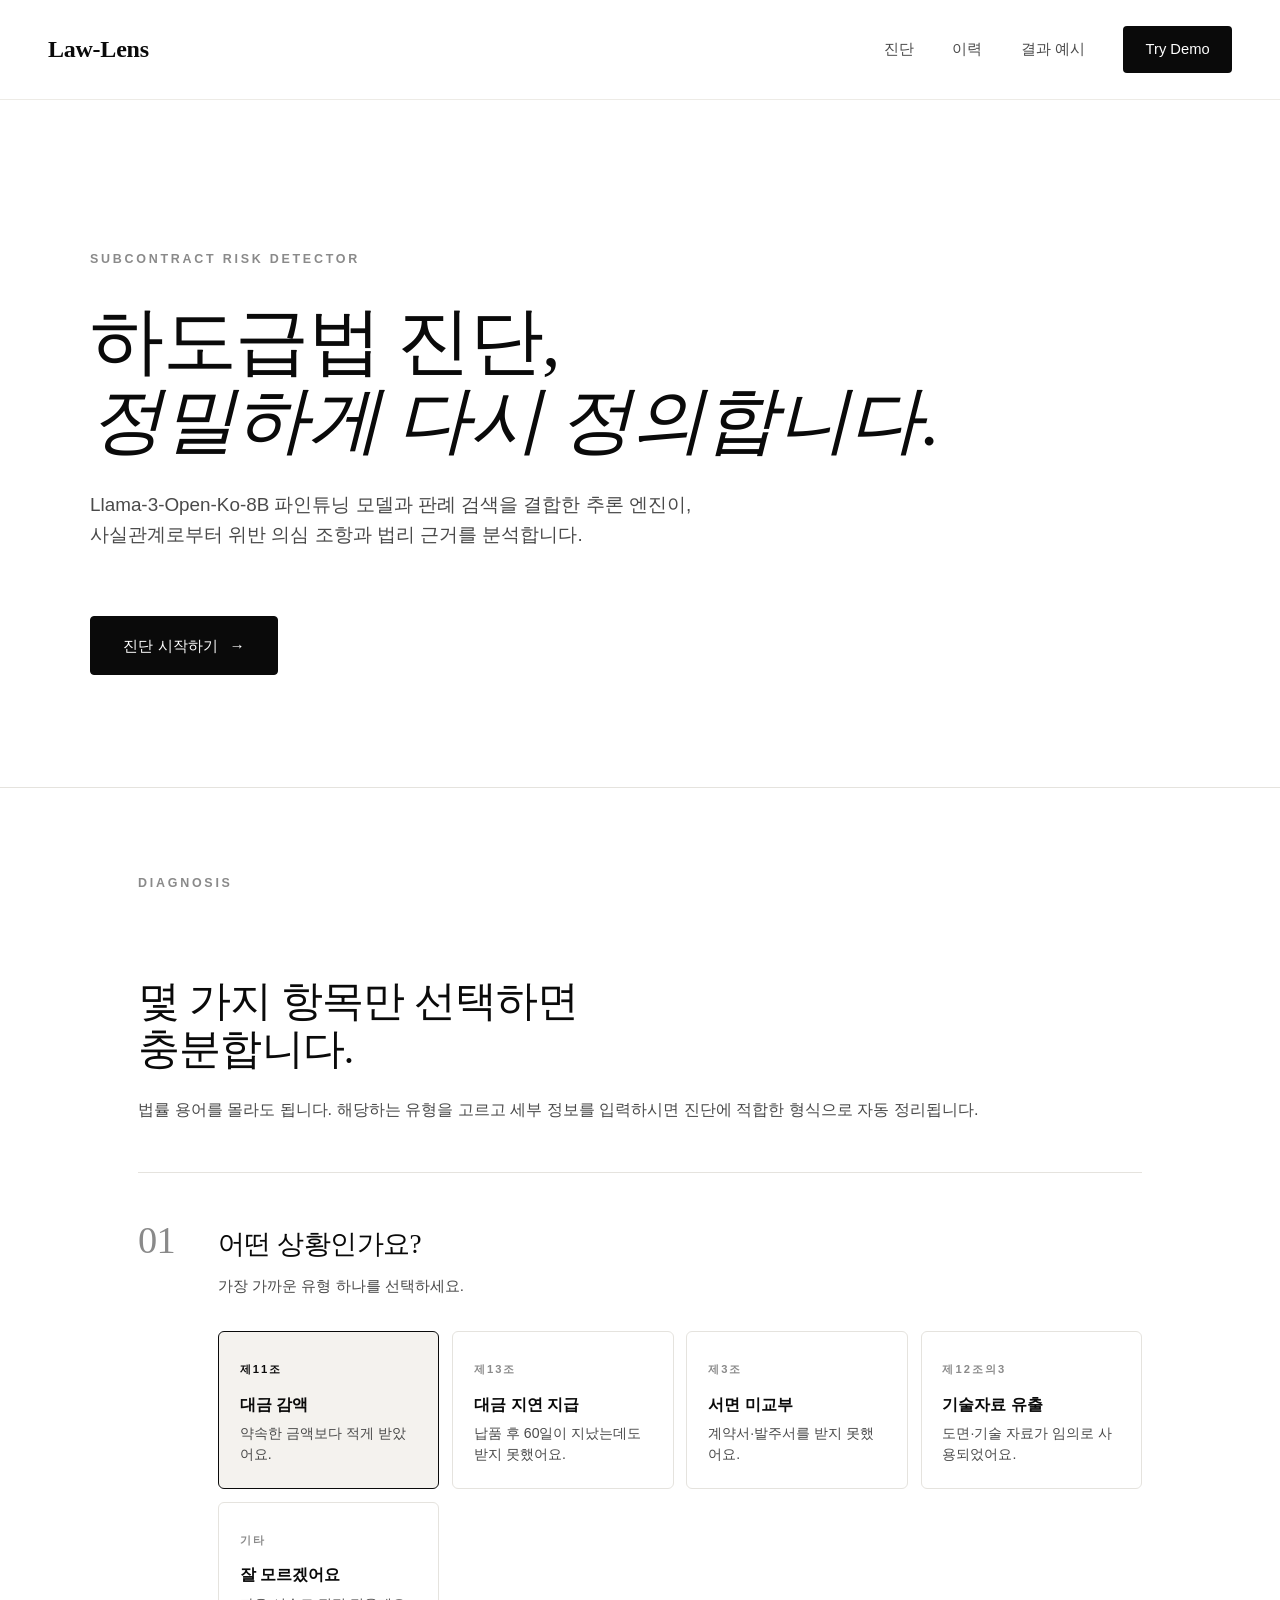
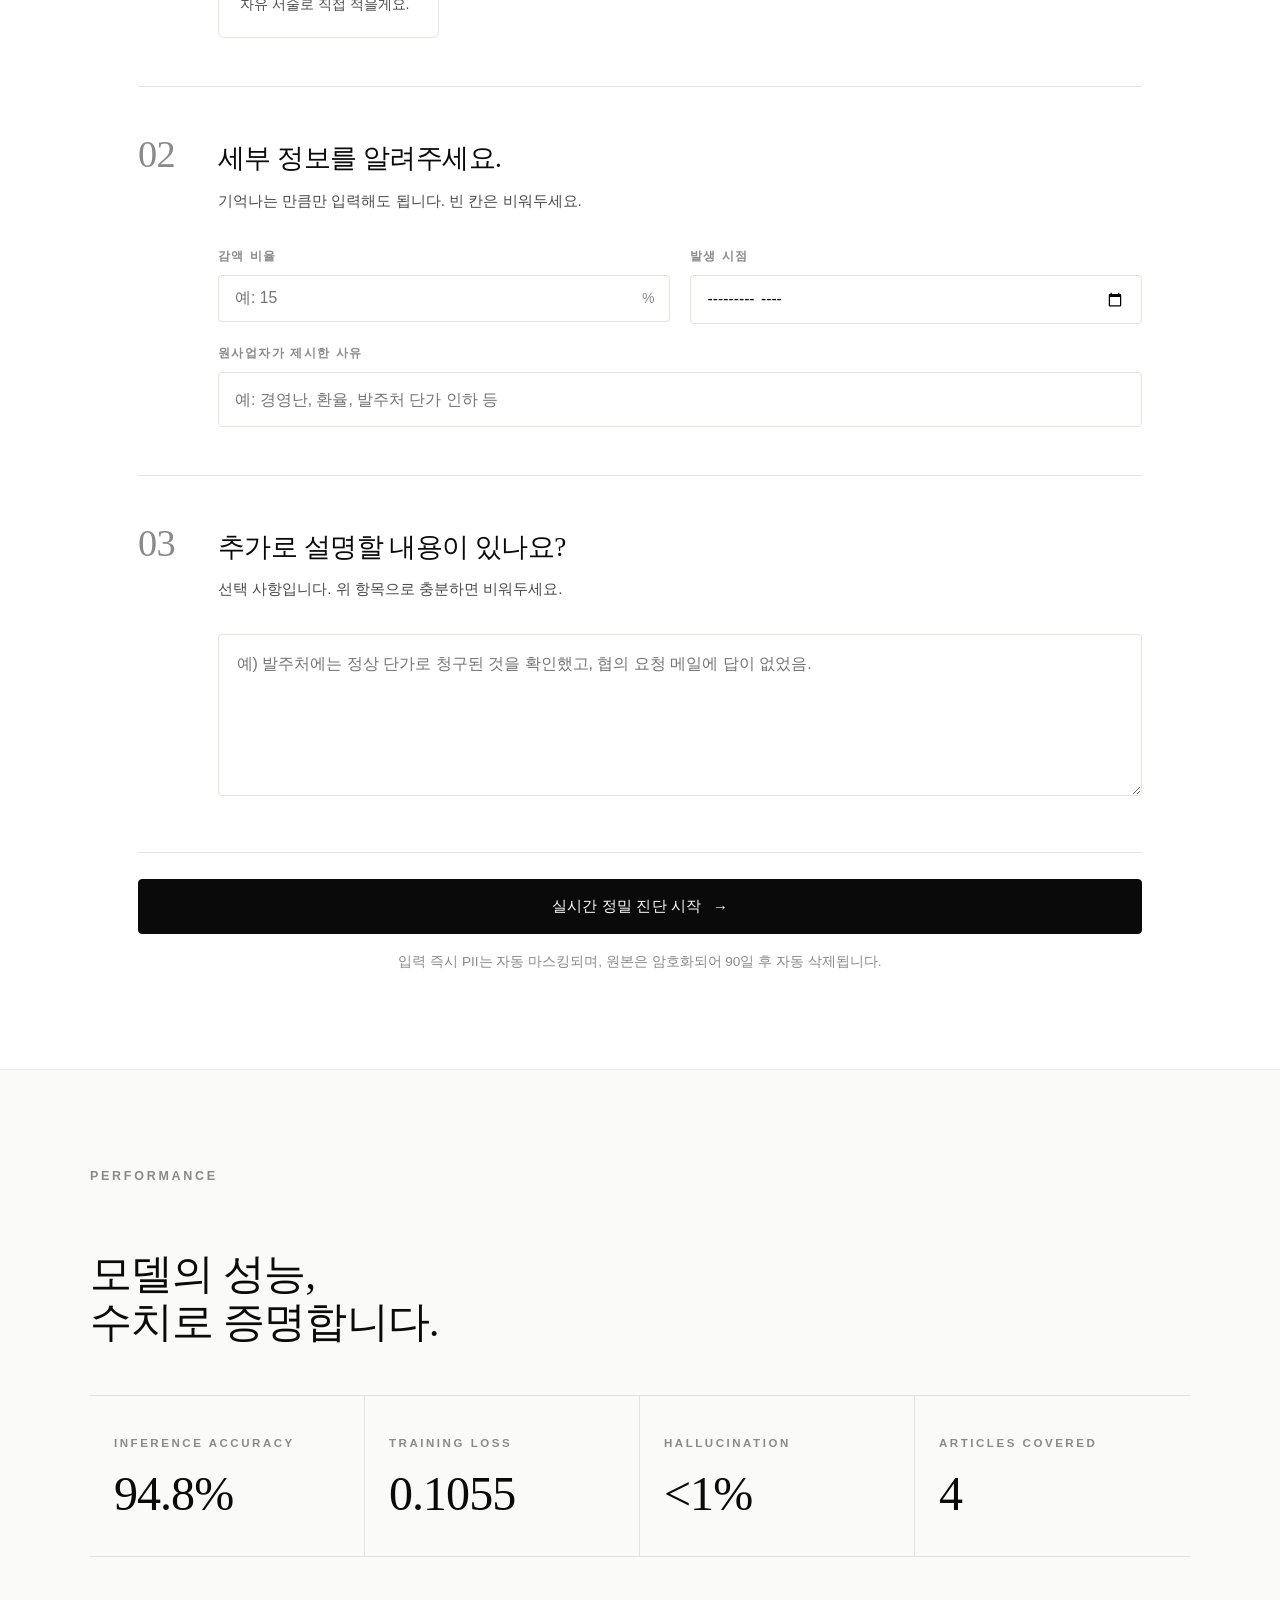
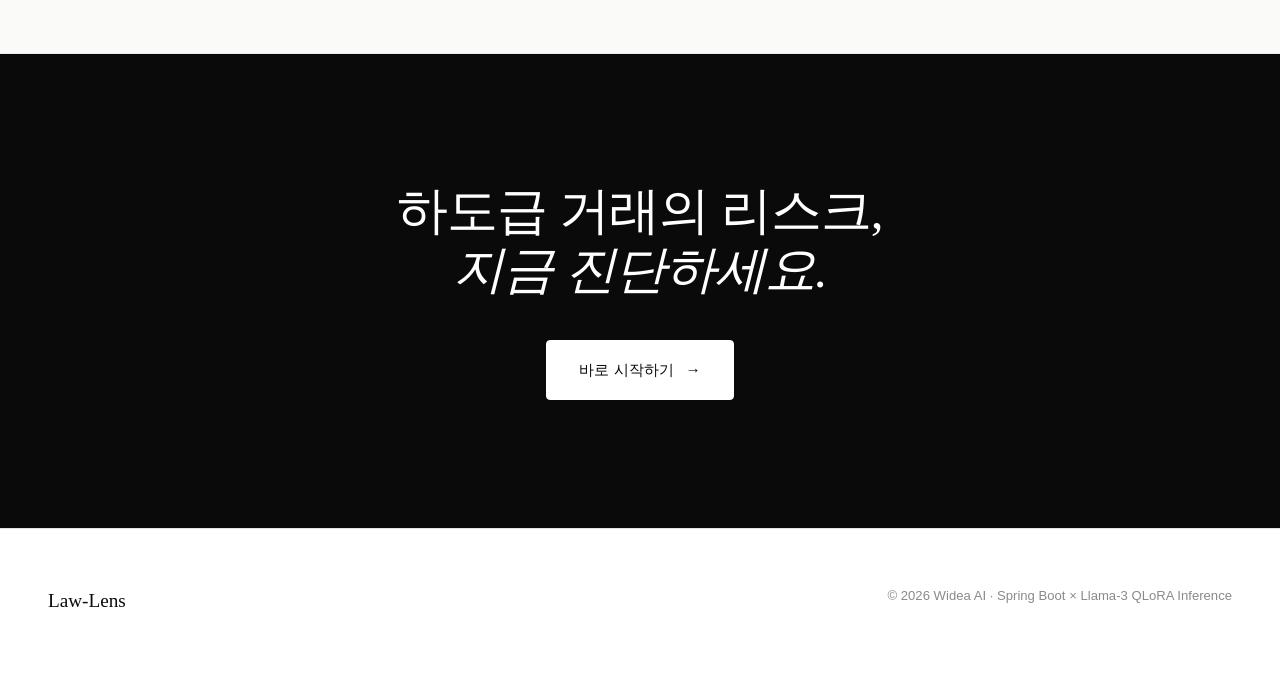
<file: 6_spring_web/preview/index.html>
<!DOCTYPE html>
<html lang="ko">
<head>
    <meta charset="UTF-8">
    <title>Law-Lens · Practice Made Precise.</title>
    <link rel="stylesheet" href="css/app.css">
</head>
<body>

<header class="topbar">
    <div class="brand"><a href="index.html">Law-Lens</a></div>
    <nav>
        <a href="index.html">진단</a>
        <a href="history.html">이력</a>
        <a href="result.html">결과 예시</a>
        <a href="#diagnose" class="cta">Try Demo</a>
    </nav>
</header>

<section class="hero">
    <div class="inner">
        <span class="eyebrow">Subcontract Risk Detector</span>
        <h1>하도급법 진단,<br><em>정밀하게 다시 정의합니다.</em></h1>
        <p class="lead">Llama-3-Open-Ko-8B 파인튜닝 모델과 판례 검색을 결합한 추론 엔진이, 사실관계로부터 위반 의심 조항과 법리 근거를 분석합니다.</p>
        <a href="#diagnose" class="primary">진단 시작하기</a>
    </div>
</section>

<section class="container" id="diagnose">
    <span class="step-eyebrow">Diagnosis</span>
    <h2>몇 가지 항목만 선택하면<br>충분합니다.</h2>
    <p style="margin-bottom:3rem;">법률 용어를 몰라도 됩니다. 해당하는 유형을 고르고 세부 정보를 입력하시면 진단에 적합한 형식으로 자동 정리됩니다.</p>

    <form action="result.html" method="get" class="wizard">

        <!-- STEP 1 — 유형 -->
        <div class="step">
            <div class="step-head">
                <span class="step-num">01</span>
                <div>
                    <h3 class="step-title">어떤 상황인가요?</h3>
                    <p class="step-desc">가장 가까운 유형 하나를 선택하세요.</p>
                </div>
            </div>
            <div class="choices">
                <label class="choice">
                    <input type="radio" name="type" value="reduction" data-target="form-reduction" checked>
                    <div>
                        <span class="choice-tag">제11조</span>
                        <strong>대금 감액</strong>
                        <em>약속한 금액보다 적게 받았어요.</em>
                    </div>
                </label>
                <label class="choice">
                    <input type="radio" name="type" value="delay" data-target="form-delay">
                    <div>
                        <span class="choice-tag">제13조</span>
                        <strong>대금 지연 지급</strong>
                        <em>납품 후 60일이 지났는데도 받지 못했어요.</em>
                    </div>
                </label>
                <label class="choice">
                    <input type="radio" name="type" value="document" data-target="form-document">
                    <div>
                        <span class="choice-tag">제3조</span>
                        <strong>서면 미교부</strong>
                        <em>계약서·발주서를 받지 못했어요.</em>
                    </div>
                </label>
                <label class="choice">
                    <input type="radio" name="type" value="tech" data-target="form-tech">
                    <div>
                        <span class="choice-tag">제12조의3</span>
                        <strong>기술자료 유출</strong>
                        <em>도면·기술 자료가 임의로 사용되었어요.</em>
                    </div>
                </label>
                <label class="choice">
                    <input type="radio" name="type" value="freeform" data-target="form-freeform">
                    <div>
                        <span class="choice-tag">기타</span>
                        <strong>잘 모르겠어요</strong>
                        <em>자유 서술로 직접 적을게요.</em>
                    </div>
                </label>
            </div>
        </div>

        <!-- STEP 2 — 유형별 세부 정보 -->
        <div class="step">
            <div class="step-head">
                <span class="step-num">02</span>
                <div>
                    <h3 class="step-title">세부 정보를 알려주세요.</h3>
                    <p class="step-desc">기억나는 만큼만 입력해도 됩니다. 빈 칸은 비워두세요.</p>
                </div>
            </div>

            <div class="dyn" id="form-reduction">
                <div class="grid">
                    <label class="field">
                        <span>감액 비율</span>
                        <input type="number" name="reduction_pct" min="0" max="100" placeholder="예: 15">
                        <small>%</small>
                    </label>
                    <label class="field">
                        <span>발생 시점</span>
                        <input type="month" name="event_month">
                    </label>
                </div>
                <label class="field">
                    <span>원사업자가 제시한 사유</span>
                    <input type="text" name="reduction_reason" placeholder="예: 경영난, 환율, 발주처 단가 인하 등">
                </label>
            </div>

            <div class="dyn hidden" id="form-delay">
                <div class="grid">
                    <label class="field">
                        <span>납품/검수 완료일</span>
                        <input type="date" name="delivery_date">
                    </label>
                    <label class="field">
                        <span>경과 일수</span>
                        <input type="number" name="delay_days" min="0" placeholder="예: 90">
                        <small>일</small>
                    </label>
                </div>
                <label class="field">
                    <span>현재 지급 상태</span>
                    <select name="delay_status">
                        <option value="">선택</option>
                        <option value="unpaid">전혀 받지 못함</option>
                        <option value="partial">일부만 받음</option>
                        <option value="delayed_paid">늦게 받음(지연이자 미정산)</option>
                    </select>
                </label>
            </div>

            <div class="dyn hidden" id="form-document">
                <label class="field">
                    <span>서면 발급 여부</span>
                    <select name="document_status">
                        <option value="">선택</option>
                        <option value="none">아예 받지 못함</option>
                        <option value="late">착수 후에 받음</option>
                        <option value="incomplete">단가·기간 등 핵심 항목 누락</option>
                    </select>
                </label>
                <label class="field">
                    <span>위탁 형태</span>
                    <select name="document_form">
                        <option value="">선택</option>
                        <option value="verbal">구두 지시</option>
                        <option value="email">이메일</option>
                        <option value="messenger">메신저</option>
                    </select>
                </label>
            </div>

            <div class="dyn hidden" id="form-tech">
                <label class="field">
                    <span>유출 대상</span>
                    <select name="tech_target">
                        <option value="">선택</option>
                        <option value="competitor">경쟁 업체</option>
                        <option value="affiliate">계열사</option>
                        <option value="internal">사내 다른 부서</option>
                        <option value="thirdparty">제3자</option>
                    </select>
                </label>
                <label class="field">
                    <span>자료 종류</span>
                    <input type="text" name="tech_kind" placeholder="예: 도면, 소스코드, 공정 매뉴얼">
                </label>
            </div>

            <div class="dyn hidden" id="form-freeform">
                <p class="muted small">유형이 명확하지 않다면 자유롭게 적어주세요.</p>
            </div>
        </div>

        <!-- STEP 3 — 추가 설명 (공통) -->
        <div class="step">
            <div class="step-head">
                <span class="step-num">03</span>
                <div>
                    <h3 class="step-title">추가로 설명할 내용이 있나요?</h3>
                    <p class="step-desc">선택 사항입니다. 위 항목으로 충분하면 비워두세요.</p>
                </div>
            </div>
            <textarea name="note" rows="5" placeholder="예) 발주처에는 정상 단가로 청구된 것을 확인했고, 협의 요청 메일에 답이 없었음."></textarea>
        </div>

        <button type="submit" class="primary full">실시간 정밀 진단 시작</button>
        <p class="muted small center" style="margin-top:1rem;">입력 즉시 PII는 자동 마스킹되며, 원본은 암호화되어 90일 후 자동 삭제됩니다.</p>
    </form>
</section>

<section class="section">
    <div class="inner">
        <span class="eyebrow">Performance</span>
        <h2>모델의 성능,<br>수치로 증명합니다.</h2>
        <div class="metrics">
            <div><span>Inference Accuracy</span><strong>94.8%</strong></div>
            <div><span>Training Loss</span><strong>0.1055</strong></div>
            <div><span>Hallucination</span><strong>&lt;1%</strong></div>
            <div><span>Articles Covered</span><strong>4</strong></div>
        </div>
    </div>
</section>

<section class="cta-band">
    <h2>하도급 거래의 리스크,<br><em>지금 진단하세요.</em></h2>
    <a href="#diagnose" class="primary">바로 시작하기</a>
</section>

<footer class="footer">
    <div class="brand-foot">Law-Lens</div>
    <div>© 2026 Widea AI · Spring Boot × Llama-3 QLoRA Inference</div>
</footer>

<script>
document.querySelectorAll('input[name="type"]').forEach(input => {
    input.addEventListener('change', e => {
        const targetId = e.target.dataset.target;
        document.querySelectorAll('.dyn').forEach(el => el.classList.add('hidden'));
        document.getElementById(targetId)?.classList.remove('hidden');
        document.querySelectorAll('.choice').forEach(c => c.classList.remove('selected'));
        e.target.closest('.choice').classList.add('selected');
    });
});
document.querySelector('input[name="type"]:checked')?.closest('.choice')?.classList.add('selected');
</script>

</body>
</html>
</file>
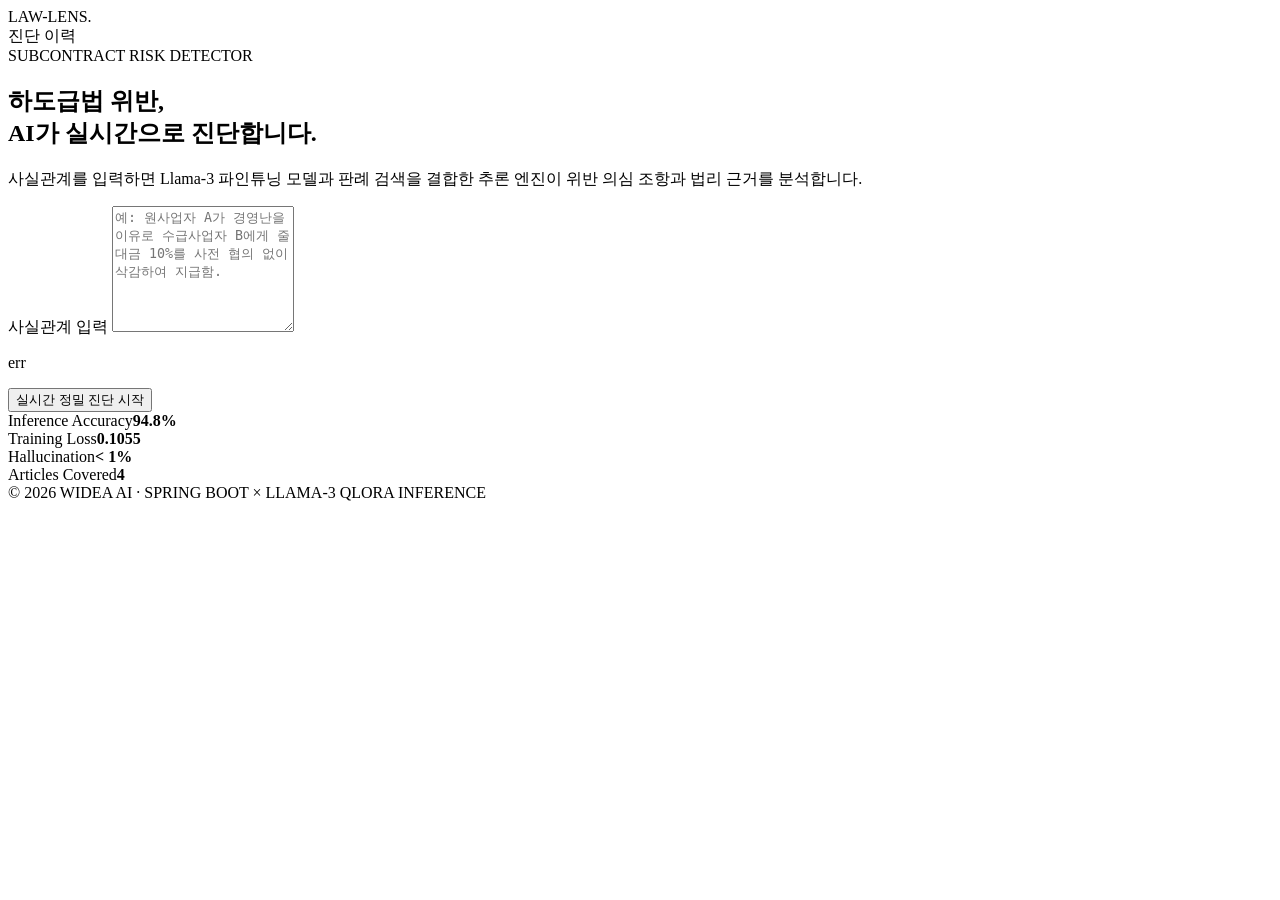
<file: 6_spring_web/src/main/resources/templates/index.html>
<!DOCTYPE html>
<html lang="ko" xmlns:th="http://www.thymeleaf.org">
<head>
    <meta charset="UTF-8">
    <title>Law-Lens AI</title>
    <link rel="stylesheet" th:href="@{/css/app.css}">
</head>
<body>
<header class="topbar">
    <div class="brand"><a th:href="@{/}">LAW-LENS.</a></div>
    <nav>
        <a th:href="@{/}">진단</a>
        <a th:href="@{/history}">이력</a>
    </nav>
</header>

<main class="container">
    <section class="hero">
        <span class="tag">SUBCONTRACT RISK DETECTOR</span>
        <h1>하도급법 위반,<br>AI가 실시간으로 진단합니다.</h1>
        <p class="lead">사실관계를 입력하면 Llama-3 파인튜닝 모델과 판례 검색을 결합한 추론 엔진이 위반 의심 조항과 법리 근거를 분석합니다.</p>
    </section>

    <form th:action="@{/diagnose}" th:object="${diagnoseRequest}" method="post" class="card">
        <label for="fact" class="label">사실관계 입력</label>
        <textarea id="fact" th:field="*{fact}" rows="8"
                  placeholder="예: 원사업자 A가 경영난을 이유로 수급사업자 B에게 줄 대금 10%를 사전 협의 없이 삭감하여 지급함."></textarea>
        <p class="error" th:if="${#fields.hasErrors('fact')}" th:errors="*{fact}">err</p>
        <button type="submit" class="primary">실시간 정밀 진단 시작</button>
    </form>

    <section class="metrics">
        <div><span>Inference Accuracy</span><strong>94.8%</strong></div>
        <div><span>Training Loss</span><strong>0.1055</strong></div>
        <div><span>Hallucination</span><strong>&lt; 1%</strong></div>
        <div><span>Articles Covered</span><strong>4</strong></div>
    </section>
</main>

<footer class="footer">© 2026 WIDEA AI · SPRING BOOT × LLAMA-3 QLORA INFERENCE</footer>
</body>
</html>
</file>
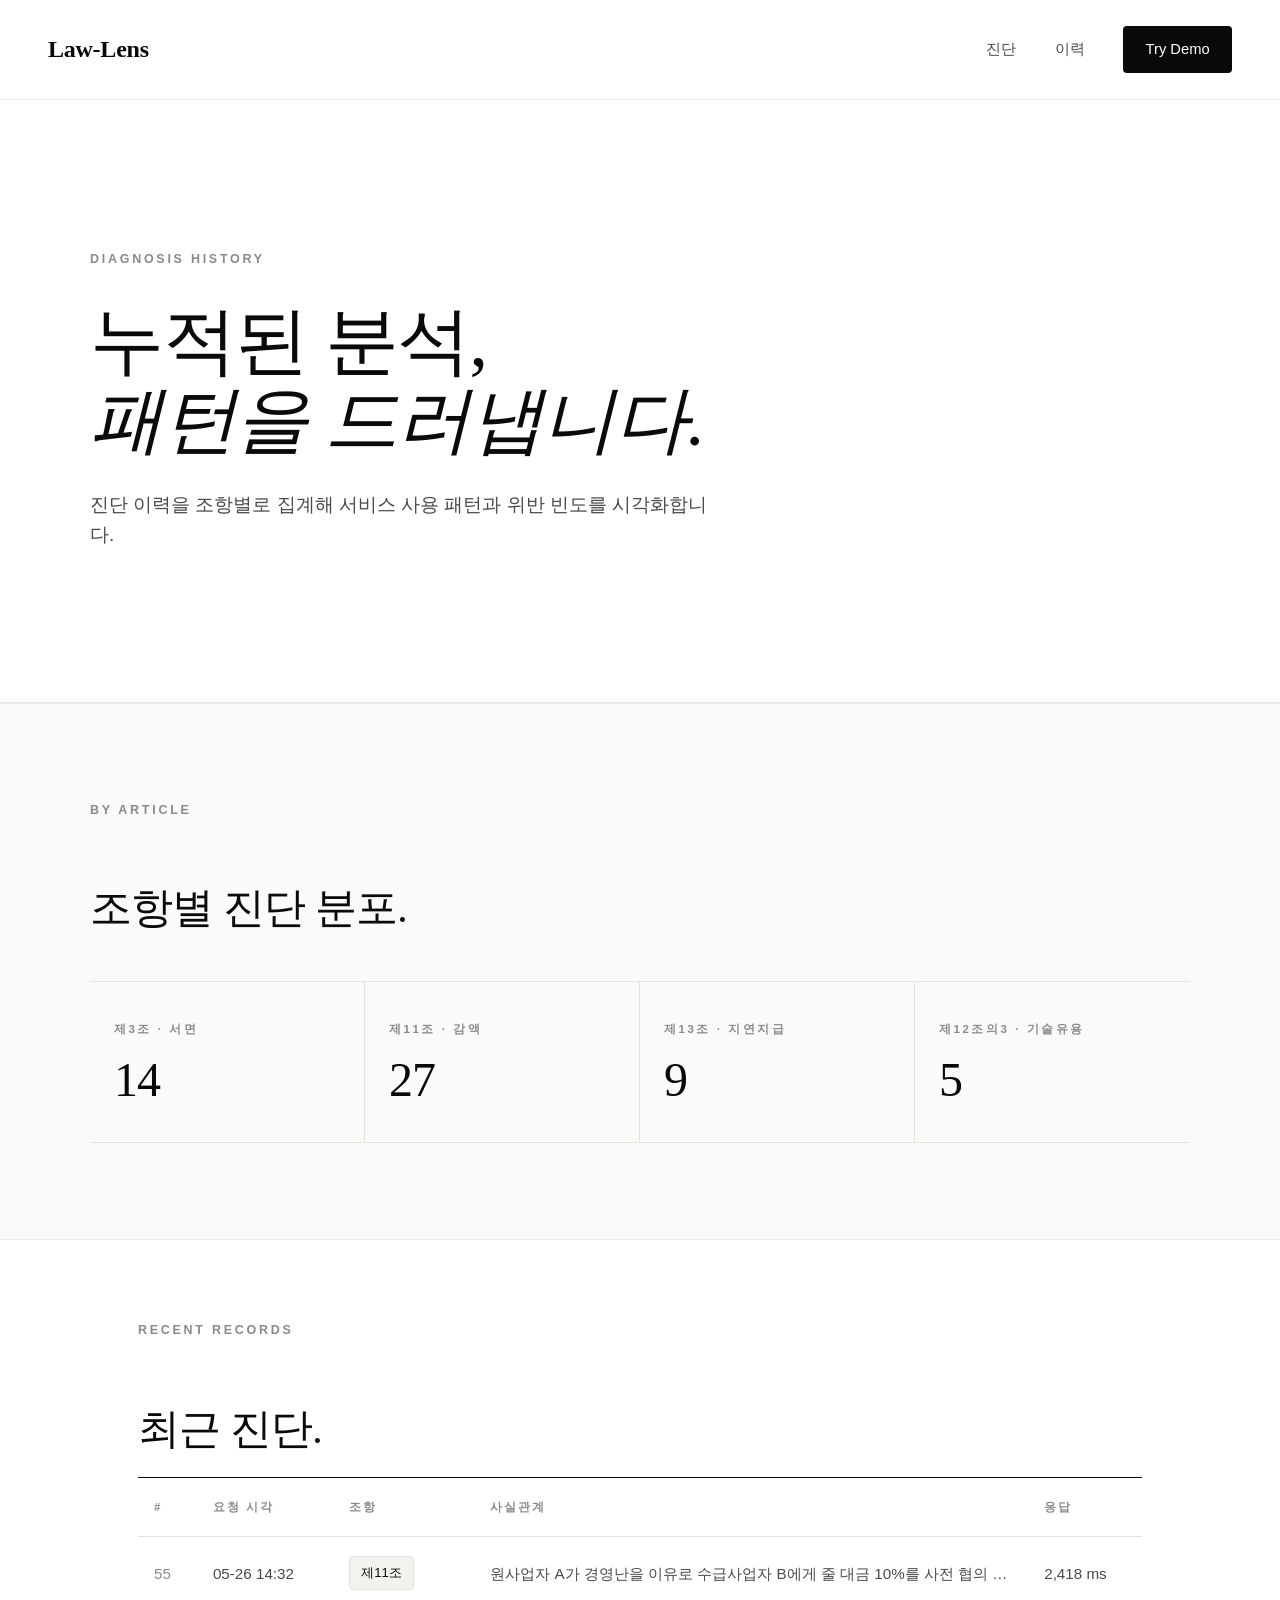
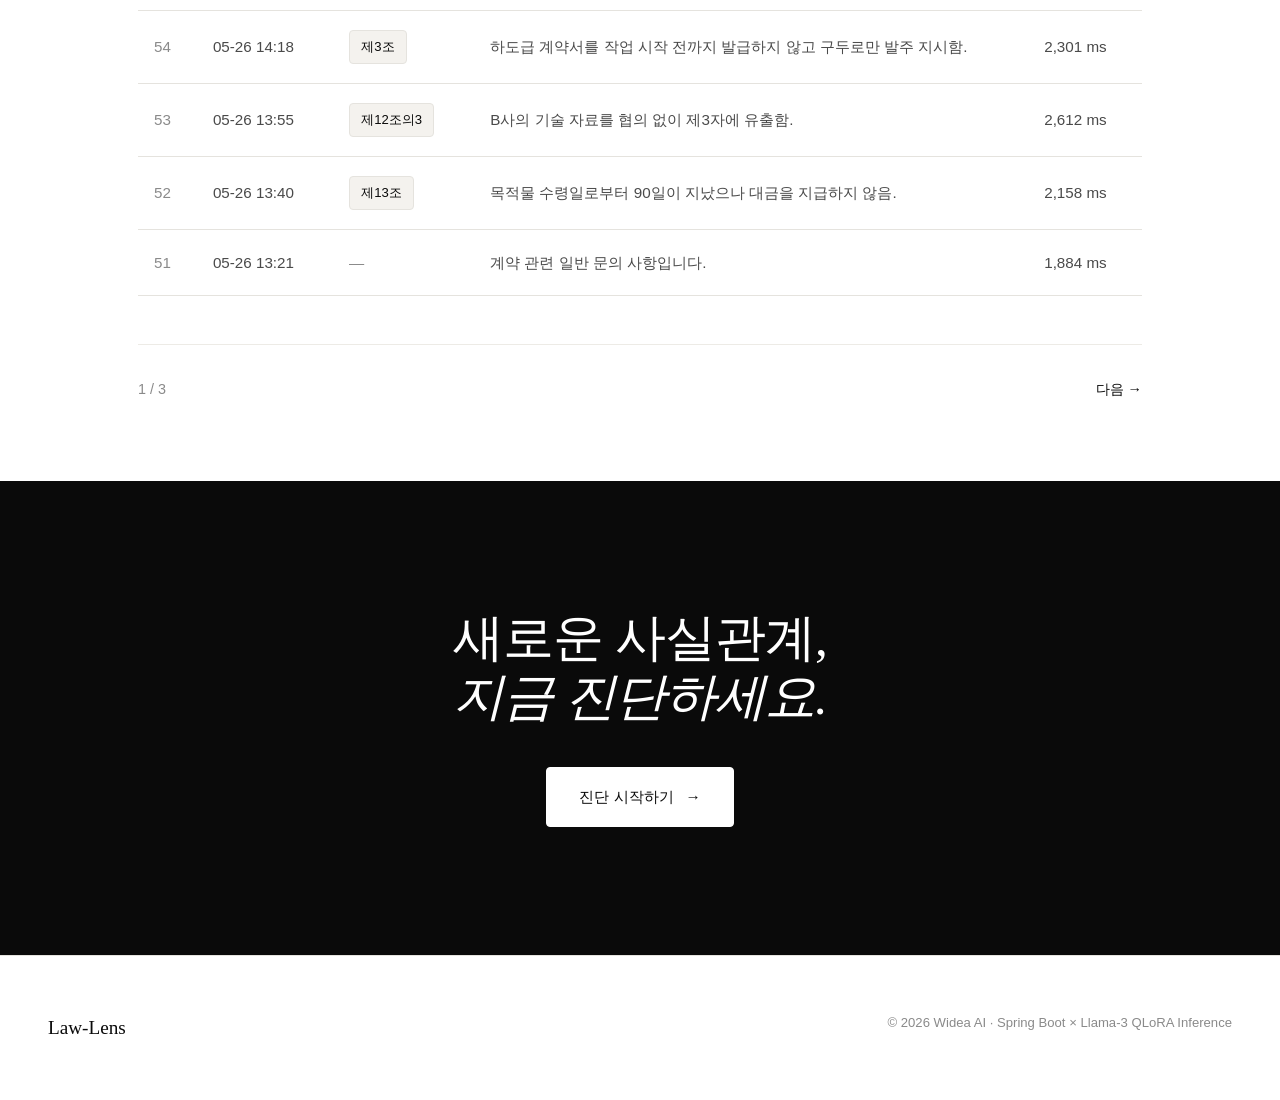
<file: 6_spring_web/preview/history.html>
<!DOCTYPE html>
<html lang="ko">
<head>
    <meta charset="UTF-8">
    <title>Diagnosis History · Law-Lens</title>
    <link rel="stylesheet" href="css/app.css">
</head>
<body>

<header class="topbar">
    <div class="brand"><a href="index.html">Law-Lens</a></div>
    <nav>
        <a href="index.html">진단</a>
        <a href="history.html">이력</a>
        <a href="index.html" class="cta">Try Demo</a>
    </nav>
</header>

<section class="hero">
    <div class="inner">
        <span class="eyebrow">Diagnosis History</span>
        <h1>누적된 분석,<br><em>패턴을 드러냅니다.</em></h1>
        <p class="lead">진단 이력을 조항별로 집계해 서비스 사용 패턴과 위반 빈도를 시각화합니다.</p>
    </div>
</section>

<section class="section">
    <div class="inner">
        <span class="eyebrow">By Article</span>
        <h2>조항별 진단 분포.</h2>
        <div class="metrics">
            <div><span>제3조 · 서면</span><strong>14</strong></div>
            <div><span>제11조 · 감액</span><strong>27</strong></div>
            <div><span>제13조 · 지연지급</span><strong>9</strong></div>
            <div><span>제12조의3 · 기술유용</span><strong>5</strong></div>
        </div>
    </div>
</section>

<section class="container">
    <span class="eyebrow" style="display:block;font-size:0.78rem;color:#8A8A8A;letter-spacing:0.22em;margin-bottom:1.2rem;text-transform:uppercase;font-weight:600;">Recent Records</span>
    <h2>최근 진단.</h2>

    <table class="history">
        <thead>
        <tr>
            <th>#</th>
            <th>요청 시각</th>
            <th>조항</th>
            <th>사실관계</th>
            <th>응답</th>
        </tr>
        </thead>
        <tbody>
        <tr>
            <td>55</td>
            <td>05-26 14:32</td>
            <td><span class="badge">제11조</span></td>
            <td class="truncate">원사업자 A가 경영난을 이유로 수급사업자 B에게 줄 대금 10%를 사전 협의 없이 삭감하여 지급함.</td>
            <td>2,418 ms</td>
        </tr>
        <tr>
            <td>54</td>
            <td>05-26 14:18</td>
            <td><span class="badge">제3조</span></td>
            <td class="truncate">하도급 계약서를 작업 시작 전까지 발급하지 않고 구두로만 발주 지시함.</td>
            <td>2,301 ms</td>
        </tr>
        <tr>
            <td>53</td>
            <td>05-26 13:55</td>
            <td><span class="badge">제12조의3</span></td>
            <td class="truncate">B사의 기술 자료를 협의 없이 제3자에 유출함.</td>
            <td>2,612 ms</td>
        </tr>
        <tr>
            <td>52</td>
            <td>05-26 13:40</td>
            <td><span class="badge">제13조</span></td>
            <td class="truncate">목적물 수령일로부터 90일이 지났으나 대금을 지급하지 않음.</td>
            <td>2,158 ms</td>
        </tr>
        <tr>
            <td>51</td>
            <td>05-26 13:21</td>
            <td><span class="muted">—</span></td>
            <td class="truncate">계약 관련 일반 문의 사항입니다.</td>
            <td>1,884 ms</td>
        </tr>
        </tbody>
    </table>

    <nav class="pager">
        <span>1 / 3</span>
        <a href="history.html">다음 →</a>
    </nav>
</section>

<section class="cta-band">
    <h2>새로운 사실관계,<br><em>지금 진단하세요.</em></h2>
    <a href="index.html" class="primary">진단 시작하기</a>
</section>

<footer class="footer">
    <div class="brand-foot">Law-Lens</div>
    <div>© 2026 Widea AI · Spring Boot × Llama-3 QLoRA Inference</div>
</footer>

</body>
</html>
</file>
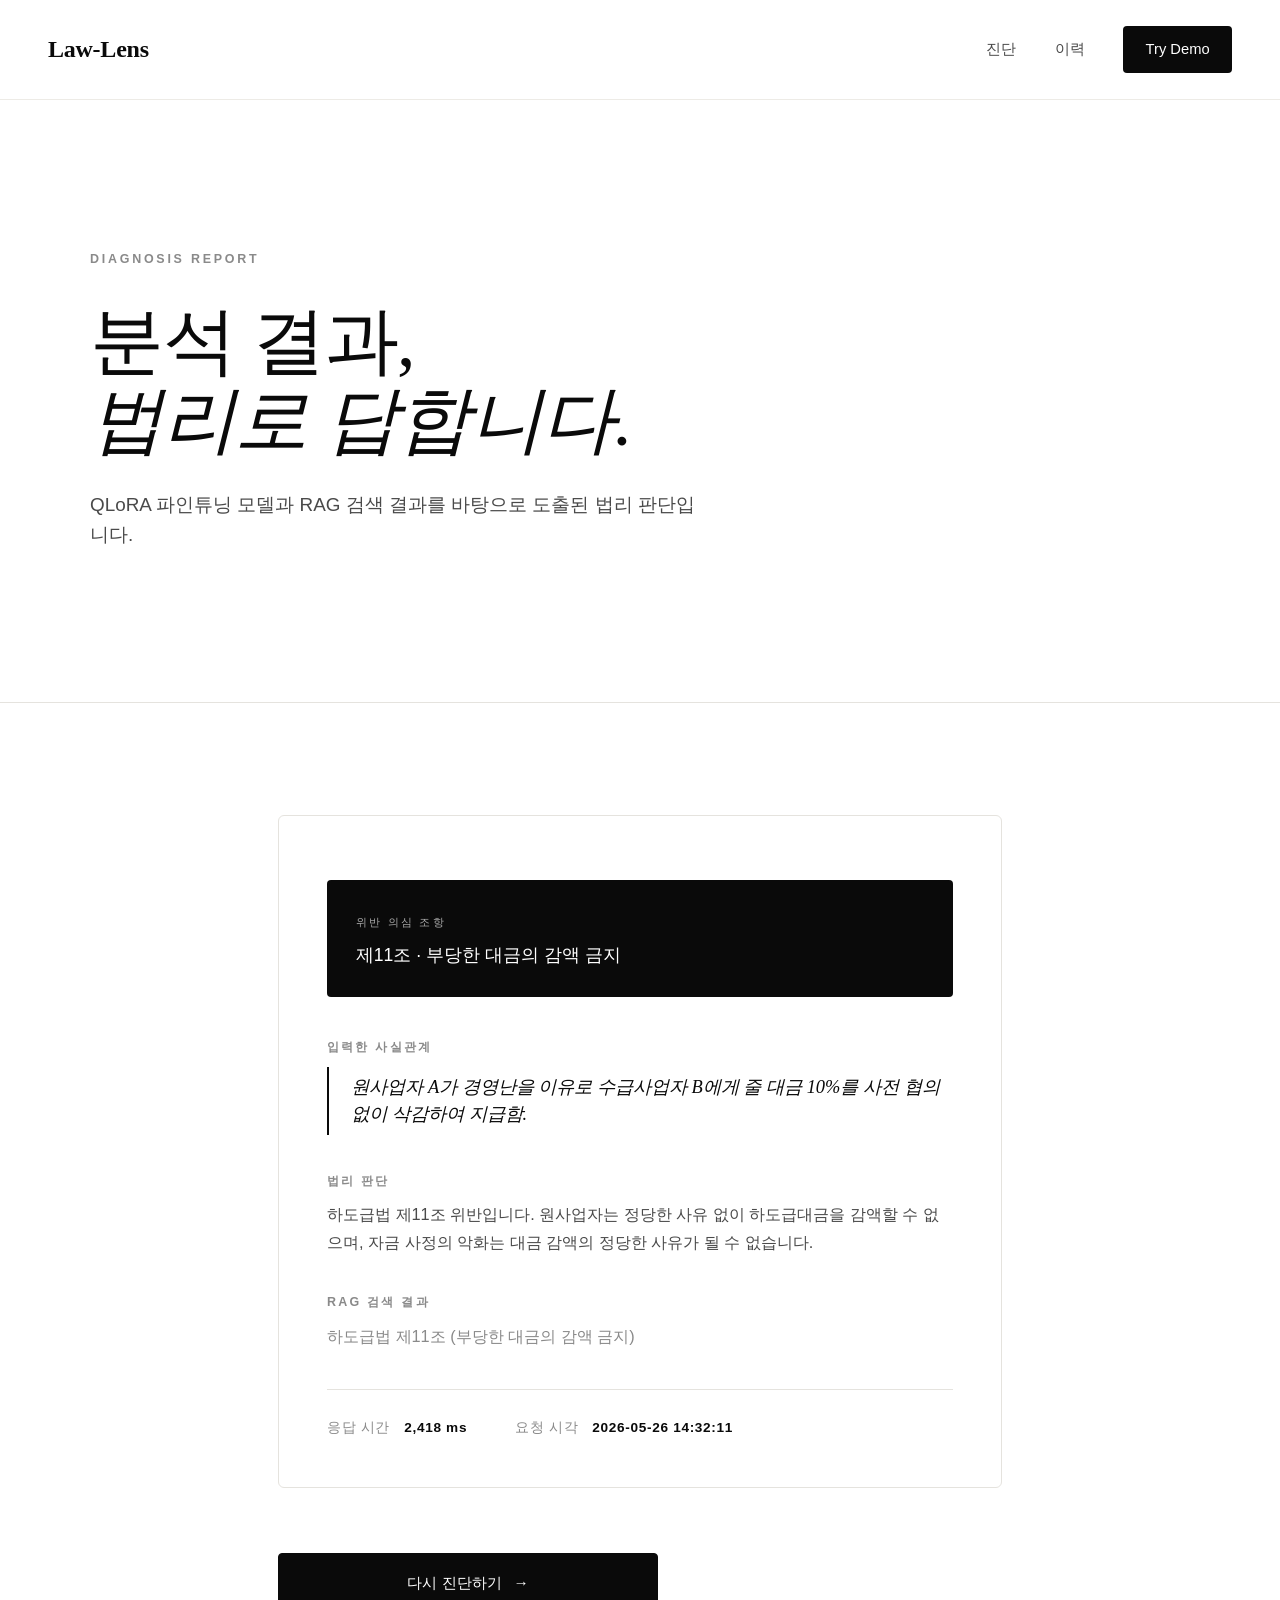
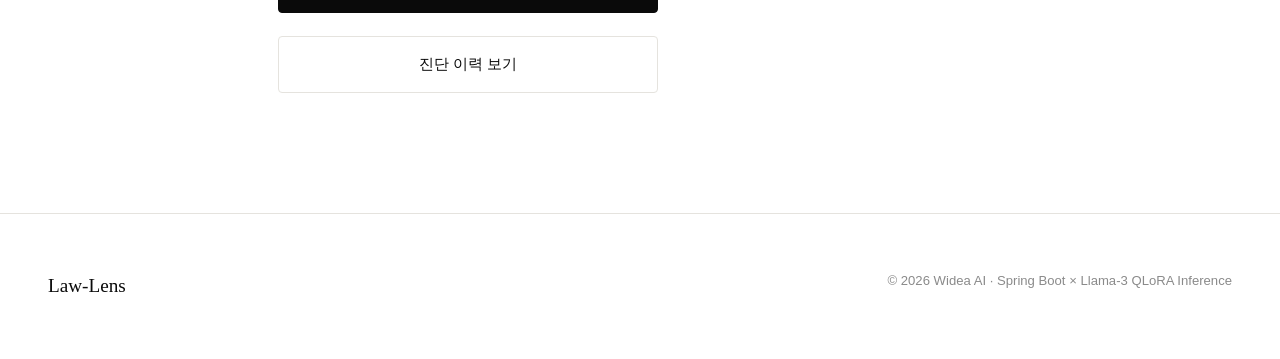
<file: 6_spring_web/preview/result.html>
<!DOCTYPE html>
<html lang="ko">
<head>
    <meta charset="UTF-8">
    <title>Diagnosis Report · Law-Lens</title>
    <link rel="stylesheet" href="css/app.css">
</head>
<body>

<header class="topbar">
    <div class="brand"><a href="index.html">Law-Lens</a></div>
    <nav>
        <a href="index.html">진단</a>
        <a href="history.html">이력</a>
        <a href="index.html" class="cta">Try Demo</a>
    </nav>
</header>

<section class="hero">
    <div class="inner">
        <span class="eyebrow">Diagnosis Report</span>
        <h1>분석 결과,<br><em>법리로 답합니다.</em></h1>
        <p class="lead">QLoRA 파인튜닝 모델과 RAG 검색 결과를 바탕으로 도출된 법리 판단입니다.</p>
    </div>
</section>

<section class="container narrow">
    <div class="card">
        <div class="verdict verdict-hit">
            <span class="label-tag">위반 의심 조항</span>
            <div>제11조 · 부당한 대금의 감액 금지</div>
        </div>

        <h3>입력한 사실관계</h3>
        <p class="quote">원사업자 A가 경영난을 이유로 수급사업자 B에게 줄 대금 10%를 사전 협의 없이 삭감하여 지급함.</p>

        <h3>법리 판단</h3>
        <p>하도급법 제11조 위반입니다. 원사업자는 정당한 사유 없이 하도급대금을 감액할 수 없으며, 자금 사정의 악화는 대금 감액의 정당한 사유가 될 수 없습니다.</p>

        <h3>RAG 검색 결과</h3>
        <p class="muted">하도급법 제11조 (부당한 대금의 감액 금지)</p>

        <div class="meta">
            <span>응답 시간 <strong>2,418 ms</strong></span>
            <span>요청 시각 <strong>2026-05-26 14:32:11</strong></span>
        </div>
    </div>

    <div class="actions">
        <a href="index.html" class="primary full">다시 진단하기</a>
        <a href="history.html" class="secondary full">진단 이력 보기</a>
    </div>
</section>

<footer class="footer">
    <div class="brand-foot">Law-Lens</div>
    <div>© 2026 Widea AI · Spring Boot × Llama-3 QLoRA Inference</div>
</footer>

</body>
</html>
</file>
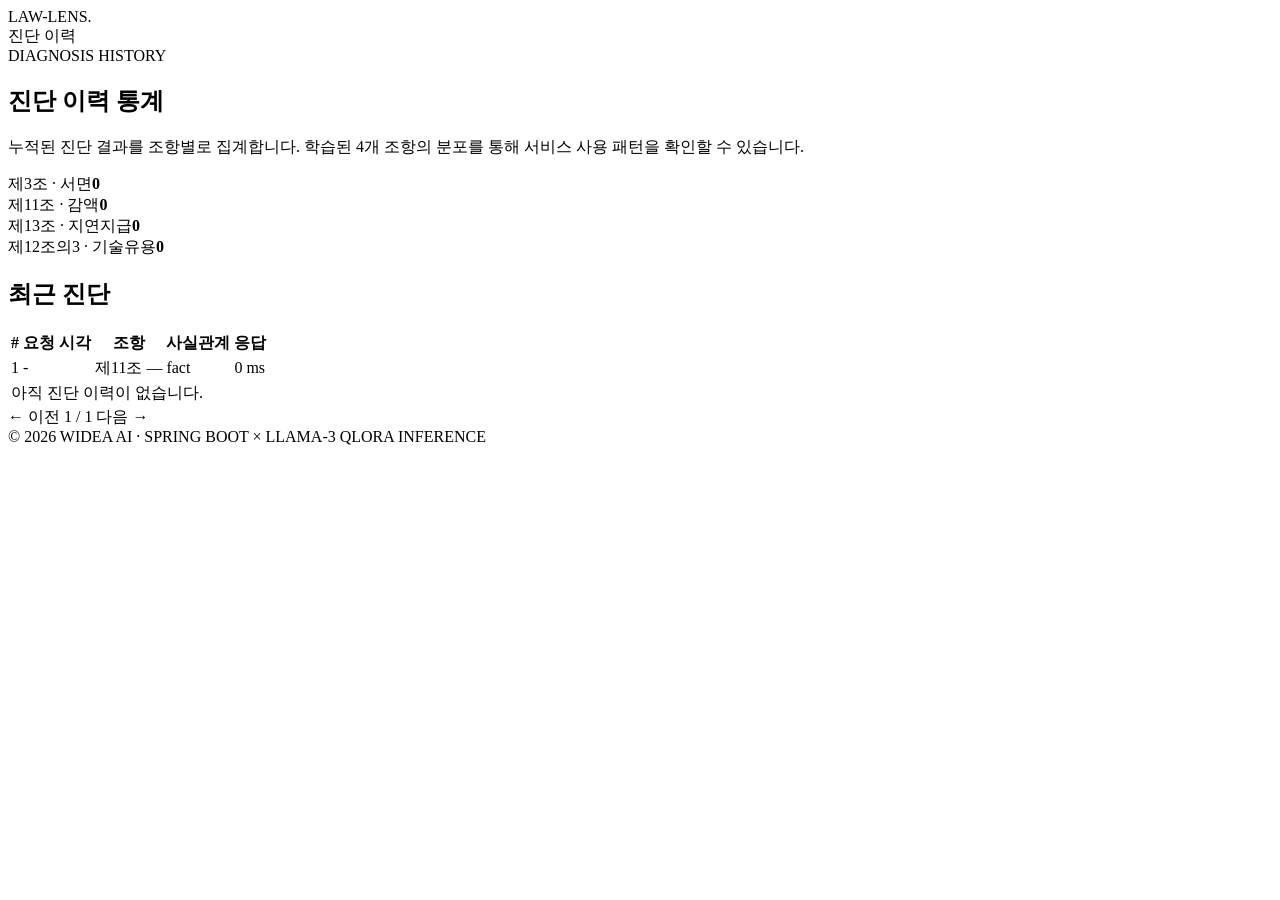
<file: 6_spring_web/src/main/resources/templates/history.html>
<!DOCTYPE html>
<html lang="ko" xmlns:th="http://www.thymeleaf.org">
<head>
    <meta charset="UTF-8">
    <title>진단 이력 · Law-Lens AI</title>
    <link rel="stylesheet" th:href="@{/css/app.css}">
</head>
<body>
<header class="topbar">
    <div class="brand"><a th:href="@{/}">LAW-LENS.</a></div>
    <nav>
        <a th:href="@{/}">진단</a>
        <a th:href="@{/history}">이력</a>
    </nav>
</header>

<main class="container">
    <section class="hero">
        <span class="tag">DIAGNOSIS HISTORY</span>
        <h1>진단 이력 통계</h1>
        <p class="lead">누적된 진단 결과를 조항별로 집계합니다. 학습된 4개 조항의 분포를 통해 서비스 사용 패턴을 확인할 수 있습니다.</p>
    </section>

    <section class="metrics">
        <div><span>제3조 · 서면</span><strong th:text="${stats[0]}">0</strong></div>
        <div><span>제11조 · 감액</span><strong th:text="${stats[1]}">0</strong></div>
        <div><span>제13조 · 지연지급</span><strong th:text="${stats[2]}">0</strong></div>
        <div><span>제12조의3 · 기술유용</span><strong th:text="${stats[3]}">0</strong></div>
    </section>

    <h2>최근 진단</h2>
    <table class="history">
        <thead>
        <tr>
            <th>#</th>
            <th>요청 시각</th>
            <th>조항</th>
            <th>사실관계</th>
            <th>응답</th>
        </tr>
        </thead>
        <tbody>
        <tr th:each="h : ${page.content}">
            <td th:text="${h.id}">1</td>
            <td th:text="${#temporals.format(h.createdAt, 'MM-dd HH:mm')}">-</td>
            <td>
                <span class="badge" th:if="${h.article != null}" th:text="${h.article}">제11조</span>
                <span class="muted" th:if="${h.article == null}">—</span>
            </td>
            <td class="truncate" th:text="${h.fact}">fact</td>
            <td th:text="${h.latencyMs} + ' ms'">0 ms</td>
        </tr>
        <tr th:if="${page.content.isEmpty()}">
            <td colspan="5" class="muted center">아직 진단 이력이 없습니다.</td>
        </tr>
        </tbody>
    </table>

    <nav class="pager" th:if="${page.totalPages > 1}">
        <a th:if="${!page.first}" th:href="@{/history(page=${page.number - 1})}">← 이전</a>
        <span th:text="|${page.number + 1} / ${page.totalPages}|">1 / 1</span>
        <a th:if="${!page.last}" th:href="@{/history(page=${page.number + 1})}">다음 →</a>
    </nav>
</main>

<footer class="footer">© 2026 WIDEA AI · SPRING BOOT × LLAMA-3 QLORA INFERENCE</footer>
</body>
</html>
</file>
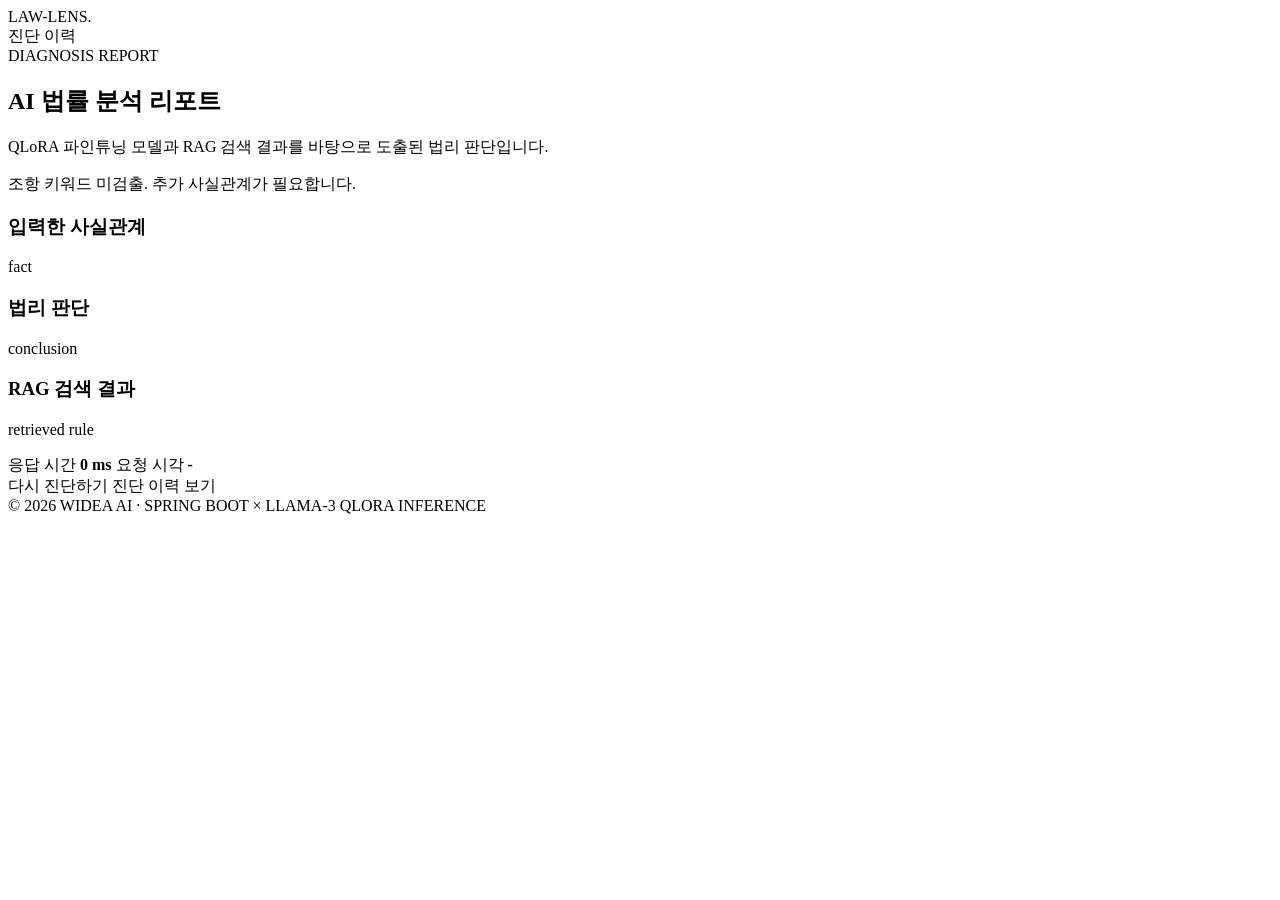
<file: 6_spring_web/src/main/resources/templates/result.html>
<!DOCTYPE html>
<html lang="ko" xmlns:th="http://www.thymeleaf.org">
<head>
    <meta charset="UTF-8">
    <title>진단 결과 · Law-Lens AI</title>
    <link rel="stylesheet" th:href="@{/css/app.css}">
</head>
<body>
<header class="topbar">
    <div class="brand"><a th:href="@{/}">LAW-LENS.</a></div>
    <nav>
        <a th:href="@{/}">진단</a>
        <a th:href="@{/history}">이력</a>
    </nav>
</header>

<main class="container">
    <section class="hero">
        <span class="tag">DIAGNOSIS REPORT</span>
        <h1>AI 법률 분석 리포트</h1>
        <p class="lead">QLoRA 파인튜닝 모델과 RAG 검색 결과를 바탕으로 도출된 법리 판단입니다.</p>
    </section>

    <section class="card">
        <div class="verdict" th:classappend="${result.article != null} ? 'verdict-hit' : 'verdict-miss'">
            <span th:if="${result.article != null}" th:text="|위반 의심 조항 — ${result.article}|">조항</span>
            <span th:if="${result.article == null}">키워드 미검출. 추가 사실관계가 필요합니다.</span>
        </div>

        <h3>입력한 사실관계</h3>
        <p class="quote" th:text="${result.fact}">fact</p>

        <h3>법리 판단</h3>
        <p th:text="${result.conclusion}">conclusion</p>

        <h3>RAG 검색 결과</h3>
        <p class="muted" th:text="${result.retrievedRule}">retrieved rule</p>

        <div class="meta">
            <span>응답 시간 <strong th:text="${result.latencyMs} + ' ms'">0 ms</strong></span>
            <span>요청 시각 <strong th:text="${#temporals.format(result.createdAt, 'yyyy-MM-dd HH:mm:ss')}">-</strong></span>
        </div>
    </section>

    <div class="actions">
        <a th:href="@{/}" class="primary">다시 진단하기</a>
        <a th:href="@{/history}" class="secondary">진단 이력 보기</a>
    </div>
</main>

<footer class="footer">© 2026 WIDEA AI · SPRING BOOT × LLAMA-3 QLORA INFERENCE</footer>
</body>
</html>
</file>
<file: 6_spring_web/preview/css/app.css>
:root {
    --bg: #FFFFFF;
    --bg-alt: #FAFAF8;
    --bg-soft: #F4F2EE;
    --text: #0A0A0A;
    --text-sub: #4A4A4A;
    --muted: #8A8A8A;
    --line: #E5E3DE;
    --line-soft: #EDEBE6;
    --accent: #0A0A0A;
    --accent-soft: #F4F2EE;
}

@import url('https://fonts.googleapis.com/css2?family=Pretendard:wght@300;400;500;600;700&family=Noto+Serif+KR:wght@400;500;600;700&family=Cormorant+Garamond:ital,wght@0,400;0,500;0,600;1,400&display=swap');

* { box-sizing: border-box; }
html, body { margin: 0; padding: 0; }
body {
    font-family: "Pretendard", -apple-system, BlinkMacSystemFont, "Segoe UI", "Noto Sans KR", Helvetica, Arial, sans-serif;
    background: var(--bg);
    color: var(--text);
    line-height: 1.7;
    -webkit-font-smoothing: antialiased;
    font-weight: 400;
}
a { color: var(--text); text-decoration: none; transition: opacity 0.18s; }
a:hover { opacity: 0.6; }

/* Serif headlines — Harvey signature */
h1, h2.serif, .hero h1 {
    font-family: "Cormorant Garamond", "Noto Serif KR", Georgia, serif;
    font-weight: 500;
    letter-spacing: -0.02em;
    line-height: 1.08;
    color: var(--text);
}
h1 {
    font-size: 4.2rem;
    margin: 0 0 1.8rem;
}
h2 {
    font-family: "Cormorant Garamond", "Noto Serif KR", Georgia, serif;
    font-weight: 500;
    font-size: 2.6rem;
    letter-spacing: -0.02em;
    line-height: 1.15;
    margin: 4rem 0 1.4rem;
    color: var(--text);
}
h3 {
    font-family: "Pretendard", sans-serif;
    font-size: 0.78rem;
    margin: 2.2rem 0 0.6rem;
    color: var(--muted);
    font-weight: 600;
    letter-spacing: 0.18em;
    text-transform: uppercase;
}
p {
    margin: 0 0 1rem;
    color: var(--text-sub);
    font-size: 1.02rem;
}

/* Header — minimal, sticky */
.topbar {
    display: flex;
    justify-content: space-between;
    align-items: center;
    padding: 1.6rem 3rem;
    background: rgba(255, 255, 255, 0.92);
    backdrop-filter: blur(12px);
    border-bottom: 1px solid var(--line-soft);
    position: sticky;
    top: 0;
    z-index: 50;
}
.topbar .brand a {
    font-family: "Cormorant Garamond", serif;
    font-weight: 600;
    font-size: 1.5rem;
    letter-spacing: -0.01em;
    color: var(--text);
}
.topbar .brand a:hover { opacity: 0.7; }
.topbar nav { display: flex; align-items: center; gap: 2.4rem; }
.topbar nav a {
    color: var(--text-sub);
    font-size: 0.92rem;
    font-weight: 500;
}
.topbar nav a:hover { color: var(--text); opacity: 1; }
.topbar nav a.cta {
    background: var(--text);
    color: var(--bg);
    padding: 0.7rem 1.4rem;
    border-radius: 4px;
    font-weight: 500;
}
.topbar nav a.cta:hover {
    background: #2A2A2A;
    color: var(--bg);
    opacity: 1;
}

/* Hero — generous whitespace */
.hero {
    padding: 9rem 3rem 7rem;
    background: var(--bg);
    border-bottom: 1px solid var(--line);
}
.hero .inner { max-width: 1100px; margin: 0 auto; }
.hero .eyebrow {
    display: inline-block;
    font-size: 0.78rem;
    color: var(--muted);
    letter-spacing: 0.22em;
    margin-bottom: 2rem;
    text-transform: uppercase;
    font-weight: 600;
}
.hero h1 {
    font-size: 4.6rem;
    max-width: 880px;
}
.hero p.lead {
    font-size: 1.18rem;
    color: var(--text-sub);
    max-width: 620px;
    margin-bottom: 2.5rem;
    line-height: 1.6;
}
.hero em {
    font-family: "Cormorant Garamond", serif;
    font-style: italic;
    font-weight: 400;
    color: var(--text);
}

/* Container */
.container {
    max-width: 1100px;
    margin: 0 auto;
    padding: 5rem 3rem;
}
.container.narrow { max-width: 820px; }

/* Section */
.section {
    padding: 6rem 3rem;
    background: var(--bg-alt);
    border-top: 1px solid var(--line-soft);
    border-bottom: 1px solid var(--line-soft);
}
.section .inner { max-width: 1100px; margin: 0 auto; }
.section .eyebrow {
    display: block;
    font-size: 0.78rem;
    color: var(--muted);
    letter-spacing: 0.22em;
    margin-bottom: 1.2rem;
    text-transform: uppercase;
    font-weight: 600;
}

/* Card — minimal, no shadow */
.card {
    background: var(--bg);
    border: 1px solid var(--line);
    padding: 3rem;
    margin: 2rem 0;
    border-radius: 6px;
}

/* Form */
.label {
    display: block;
    font-size: 0.78rem;
    font-weight: 600;
    letter-spacing: 0.18em;
    text-transform: uppercase;
    color: var(--muted);
    margin-bottom: 1rem;
}
textarea, input[type="text"] {
    width: 100%;
    background: var(--bg);
    color: var(--text);
    border: 1px solid var(--line);
    border-radius: 4px;
    padding: 1.1rem 1.2rem;
    font-size: 1rem;
    font-family: inherit;
    line-height: 1.6;
    resize: vertical;
    transition: border-color 0.15s;
}
textarea:focus, input:focus {
    outline: none;
    border-color: var(--text);
}
.error {
    color: #B91C1C;
    margin: 0.6rem 0 0;
    font-size: 0.9rem;
}

/* Buttons — Harvey black CTA */
button.primary, a.primary {
    display: inline-flex;
    align-items: center;
    justify-content: center;
    gap: 0.7rem;
    margin-top: 1.6rem;
    background: var(--text);
    color: var(--bg);
    border: 1px solid var(--text);
    border-radius: 4px;
    padding: 1rem 2rem;
    font-size: 0.95rem;
    font-weight: 500;
    letter-spacing: 0.01em;
    cursor: pointer;
    transition: background 0.18s, color 0.18s;
    text-align: center;
}
button.primary:hover, a.primary:hover {
    background: #2A2A2A;
    color: var(--bg);
    opacity: 1;
}
button.primary::after, a.primary::after {
    content: "→";
    font-weight: 400;
    transition: transform 0.18s;
}
button.primary:hover::after, a.primary:hover::after { transform: translateX(3px); }
button.primary.full, a.primary.full { width: 100%; }

a.secondary {
    display: inline-flex;
    align-items: center;
    justify-content: center;
    margin-top: 0.7rem;
    border: 1px solid var(--line);
    border-radius: 4px;
    padding: 0.95rem 2rem;
    text-align: center;
    color: var(--text);
    font-size: 0.92rem;
    font-weight: 500;
    background: var(--bg);
    transition: border-color 0.15s, background 0.15s;
}
a.secondary:hover { border-color: var(--text); background: var(--bg-soft); opacity: 1; }
a.secondary.full { width: 100%; }

/* Metrics — quiet, divided */
.metrics {
    display: grid;
    grid-template-columns: repeat(auto-fit, minmax(200px, 1fr));
    gap: 0;
    margin-top: 3rem;
    border-top: 1px solid var(--line);
}
.metrics > div {
    background: transparent;
    border-right: 1px solid var(--line);
    border-bottom: 1px solid var(--line);
    padding: 2.4rem 1.5rem;
    text-align: left;
}
.metrics > div:last-child { border-right: none; }
.metrics span {
    display: block;
    color: var(--muted);
    font-size: 0.72rem;
    letter-spacing: 0.22em;
    text-transform: uppercase;
    margin-bottom: 1rem;
    font-weight: 600;
}
.metrics strong {
    display: block;
    font-family: "Cormorant Garamond", serif;
    font-size: 3rem;
    color: var(--text);
    font-weight: 500;
    letter-spacing: -0.02em;
    line-height: 1;
}

/* Verdict */
.verdict {
    padding: 1.6rem 1.8rem;
    border-radius: 4px;
    font-weight: 500;
    margin: 1rem 0 2.5rem;
    font-size: 1.1rem;
}
.verdict-hit {
    background: var(--text);
    color: var(--bg);
}
.verdict-hit .label-tag {
    display: inline-block;
    font-size: 0.7rem;
    letter-spacing: 0.2em;
    text-transform: uppercase;
    opacity: 0.65;
    margin-bottom: 0.6rem;
}
.verdict-miss {
    background: var(--bg-soft);
    border: 1px solid var(--line);
    color: var(--text-sub);
}

/* Quote */
.quote {
    border-left: 2px solid var(--text);
    padding: 0.4rem 0 0.4rem 1.4rem;
    color: var(--text);
    font-family: "Cormorant Garamond", serif;
    font-style: italic;
    font-size: 1.15rem;
    line-height: 1.5;
}
.muted { color: var(--muted); }

/* Meta */
.meta {
    display: flex;
    gap: 3rem;
    margin-top: 2.4rem;
    padding-top: 1.6rem;
    border-top: 1px solid var(--line);
    color: var(--muted);
    font-size: 0.85rem;
    letter-spacing: 0.05em;
}
.meta strong { color: var(--text); font-weight: 600; margin-left: 0.6rem; }

.actions {
    display: grid;
    gap: 0.7rem;
    max-width: 380px;
    margin: 2.5rem 0;
}

/* History table */
.history {
    width: 100%;
    border-collapse: collapse;
    margin-top: 1.5rem;
    border-top: 1px solid var(--text);
}
.history th, .history td {
    padding: 1.2rem 1rem;
    border-bottom: 1px solid var(--line);
    text-align: left;
    font-size: 0.95rem;
}
.history th {
    color: var(--muted);
    font-weight: 600;
    font-size: 0.72rem;
    letter-spacing: 0.18em;
    text-transform: uppercase;
}
.history td { color: var(--text-sub); }
.history td:first-child { color: var(--muted); font-feature-settings: "tnum"; }
.truncate { max-width: 460px; overflow: hidden; text-overflow: ellipsis; white-space: nowrap; }
.center { text-align: center; }

.badge {
    display: inline-block;
    background: var(--bg-soft);
    color: var(--text);
    border: 1px solid var(--line);
    border-radius: 4px;
    padding: 0.3rem 0.7rem;
    font-size: 0.82rem;
    font-weight: 500;
}

/* Pager */
.pager {
    display: flex;
    justify-content: space-between;
    align-items: center;
    margin-top: 3rem;
    padding-top: 2rem;
    border-top: 1px solid var(--line-soft);
    color: var(--muted);
    font-size: 0.9rem;
}
.pager a { color: var(--text); font-weight: 500; }

/* CTA band — Harvey style closing */
.cta-band {
    padding: 8rem 3rem;
    text-align: center;
    background: var(--text);
    color: var(--bg);
}
.cta-band h2 {
    color: var(--bg);
    font-size: 3.2rem;
    margin: 0 0 2.5rem;
    max-width: 700px;
    margin-left: auto;
    margin-right: auto;
}
.cta-band a.primary {
    display: inline-flex;
    width: auto;
    margin-top: 0;
    background: var(--bg);
    color: var(--text);
    border-color: var(--bg);
}
.cta-band a.primary:hover {
    background: transparent;
    color: var(--bg);
}

/* Footer */
.footer {
    padding: 3.5rem 3rem;
    color: var(--muted);
    font-size: 0.82rem;
    border-top: 1px solid var(--line);
    background: var(--bg);
    display: flex;
    justify-content: space-between;
    flex-wrap: wrap;
    gap: 1rem;
}
.footer .brand-foot {
    font-family: "Cormorant Garamond", serif;
    font-size: 1.2rem;
    color: var(--text);
}

/* Wizard form — structured input */
.step-eyebrow {
    display: inline-block;
    font-size: 0.78rem;
    color: var(--muted);
    letter-spacing: 0.22em;
    margin-bottom: 1.2rem;
    text-transform: uppercase;
    font-weight: 600;
}
.wizard { margin-top: 1rem; }
.step {
    border-top: 1px solid var(--line);
    padding: 3rem 0;
}
.step:last-of-type { border-bottom: 1px solid var(--line); }
.step-head {
    display: flex;
    gap: 1.6rem;
    align-items: flex-start;
    margin-bottom: 2rem;
}
.step-num {
    font-family: "Cormorant Garamond", serif;
    font-size: 2.4rem;
    font-weight: 500;
    color: var(--muted);
    line-height: 1;
    letter-spacing: -0.02em;
    flex-shrink: 0;
    width: 3.4rem;
}
.step-title {
    font-family: "Cormorant Garamond", serif;
    font-size: 1.7rem;
    font-weight: 500;
    color: var(--text);
    letter-spacing: -0.02em;
    margin: 0 0 0.4rem;
    text-transform: none;
}
.step-desc { color: var(--text-sub); margin: 0; font-size: 0.95rem; }

.choices {
    display: grid;
    grid-template-columns: repeat(auto-fit, minmax(220px, 1fr));
    gap: 0.8rem;
    margin-left: 5rem;
}
.choice {
    position: relative;
    display: block;
    background: var(--bg);
    border: 1px solid var(--line);
    border-radius: 6px;
    padding: 1.4rem 1.3rem;
    cursor: pointer;
    transition: border-color 0.18s, background 0.18s;
}
.choice:hover { border-color: var(--text-sub); }
.choice input { position: absolute; opacity: 0; pointer-events: none; }
.choice.selected {
    border-color: var(--text);
    background: var(--bg-soft);
}
.choice .choice-tag {
    display: inline-block;
    font-size: 0.7rem;
    letter-spacing: 0.18em;
    text-transform: uppercase;
    color: var(--muted);
    margin-bottom: 0.7rem;
    font-weight: 600;
}
.choice.selected .choice-tag { color: var(--text); }
.choice strong {
    display: block;
    font-size: 1.02rem;
    font-weight: 600;
    color: var(--text);
    margin-bottom: 0.3rem;
}
.choice em {
    display: block;
    font-style: normal;
    color: var(--text-sub);
    font-size: 0.88rem;
    line-height: 1.5;
}

.dyn {
    margin-left: 5rem;
    display: flex;
    flex-direction: column;
    gap: 1.2rem;
}
.dyn.hidden { display: none; }

.field {
    display: flex;
    flex-direction: column;
    gap: 0.5rem;
    position: relative;
}
.field > span {
    font-size: 0.78rem;
    font-weight: 600;
    letter-spacing: 0.12em;
    text-transform: uppercase;
    color: var(--muted);
}
.field input, .field select {
    width: 100%;
    background: var(--bg);
    color: var(--text);
    border: 1px solid var(--line);
    border-radius: 4px;
    padding: 0.85rem 1rem;
    font-size: 0.98rem;
    font-family: inherit;
    transition: border-color 0.15s;
}
.field input:focus, .field select:focus {
    outline: none;
    border-color: var(--text);
}
.field small {
    position: absolute;
    right: 1rem;
    bottom: 0.85rem;
    color: var(--muted);
    font-size: 0.88rem;
    pointer-events: none;
}

.grid {
    display: grid;
    grid-template-columns: 1fr 1fr;
    gap: 1.2rem;
}

.step textarea {
    margin-left: 5rem;
    width: calc(100% - 5rem);
    background: var(--bg);
    border: 1px solid var(--line);
    border-radius: 4px;
    padding: 1rem 1.1rem;
    font-size: 1rem;
    font-family: inherit;
    color: var(--text);
    line-height: 1.6;
    resize: vertical;
}
.step textarea:focus { outline: none; border-color: var(--text); }

.small { font-size: 0.85rem; }
.center { text-align: center; }

@media (max-width: 720px) {
    .choices, .dyn, .step textarea { margin-left: 0; }
    .step textarea { width: 100%; }
    .grid { grid-template-columns: 1fr; }
    .step-head { gap: 1rem; }
    .step-num { font-size: 1.8rem; width: 2.4rem; }
}

@media (max-width: 720px) {
    .topbar { padding: 1.2rem 1.5rem; }
    .topbar nav { gap: 1.2rem; }
    .topbar nav a { font-size: 0.85rem; }
    .container { padding: 3rem 1.5rem; }
    .hero { padding: 5rem 1.5rem 4rem; }
    .hero h1 { font-size: 2.6rem; }
    .section, .cta-band { padding: 4rem 1.5rem; }
    .cta-band h2 { font-size: 2rem; }
    h2 { font-size: 2rem; }
    .meta { flex-direction: column; gap: 0.6rem; }
    .footer { flex-direction: column; text-align: center; }
}
</file>
